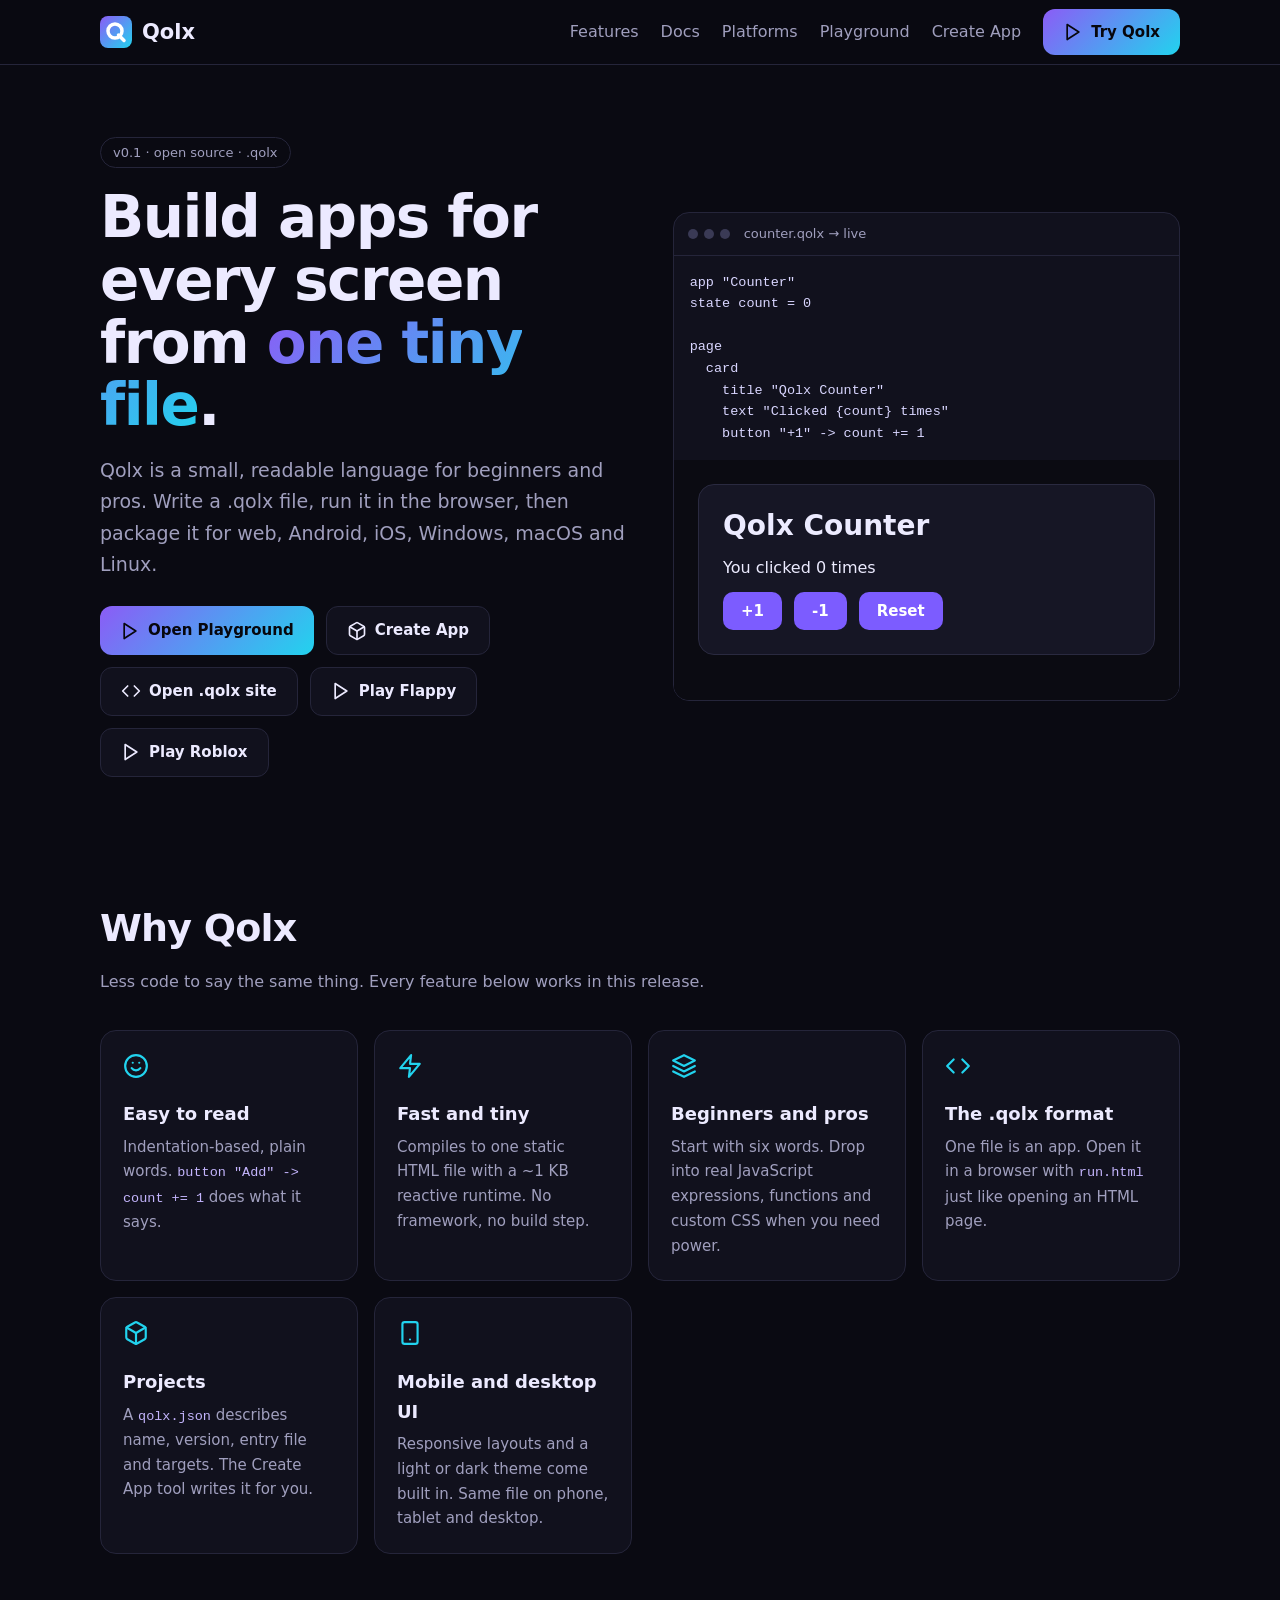
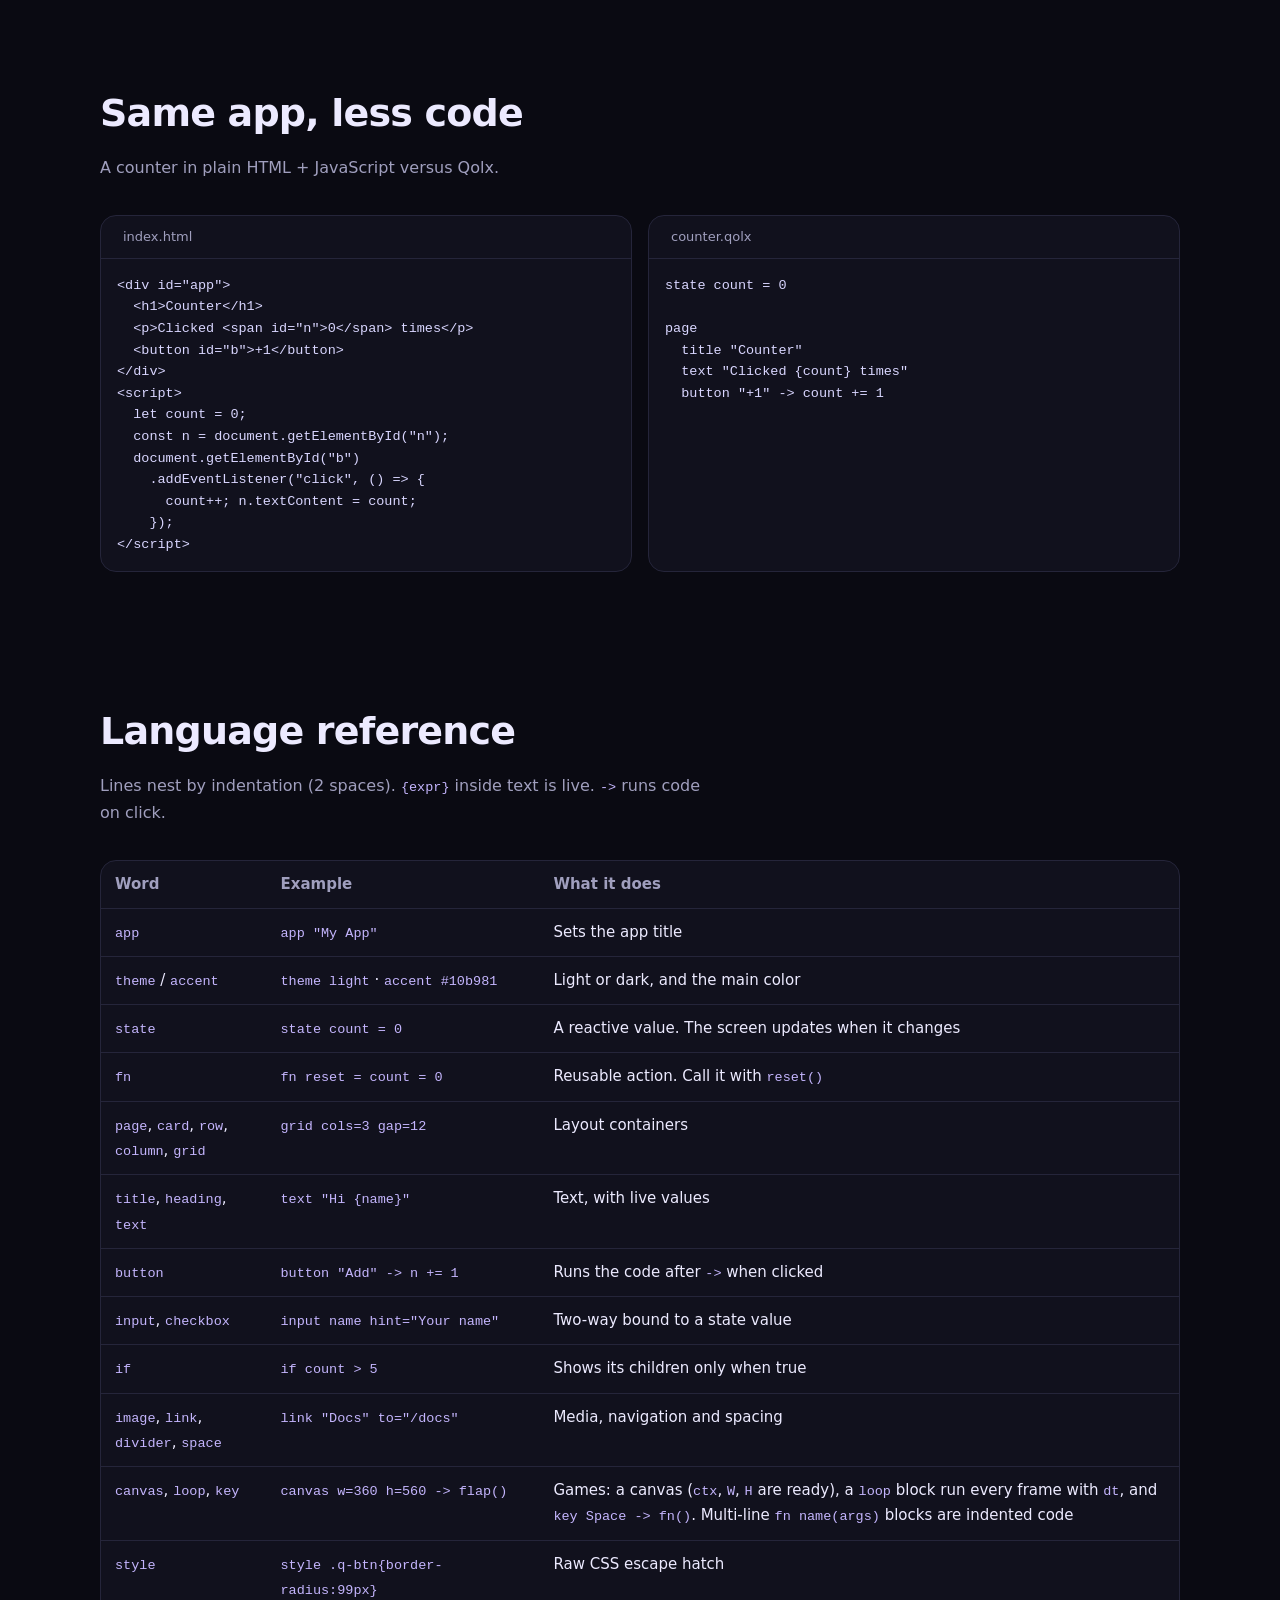
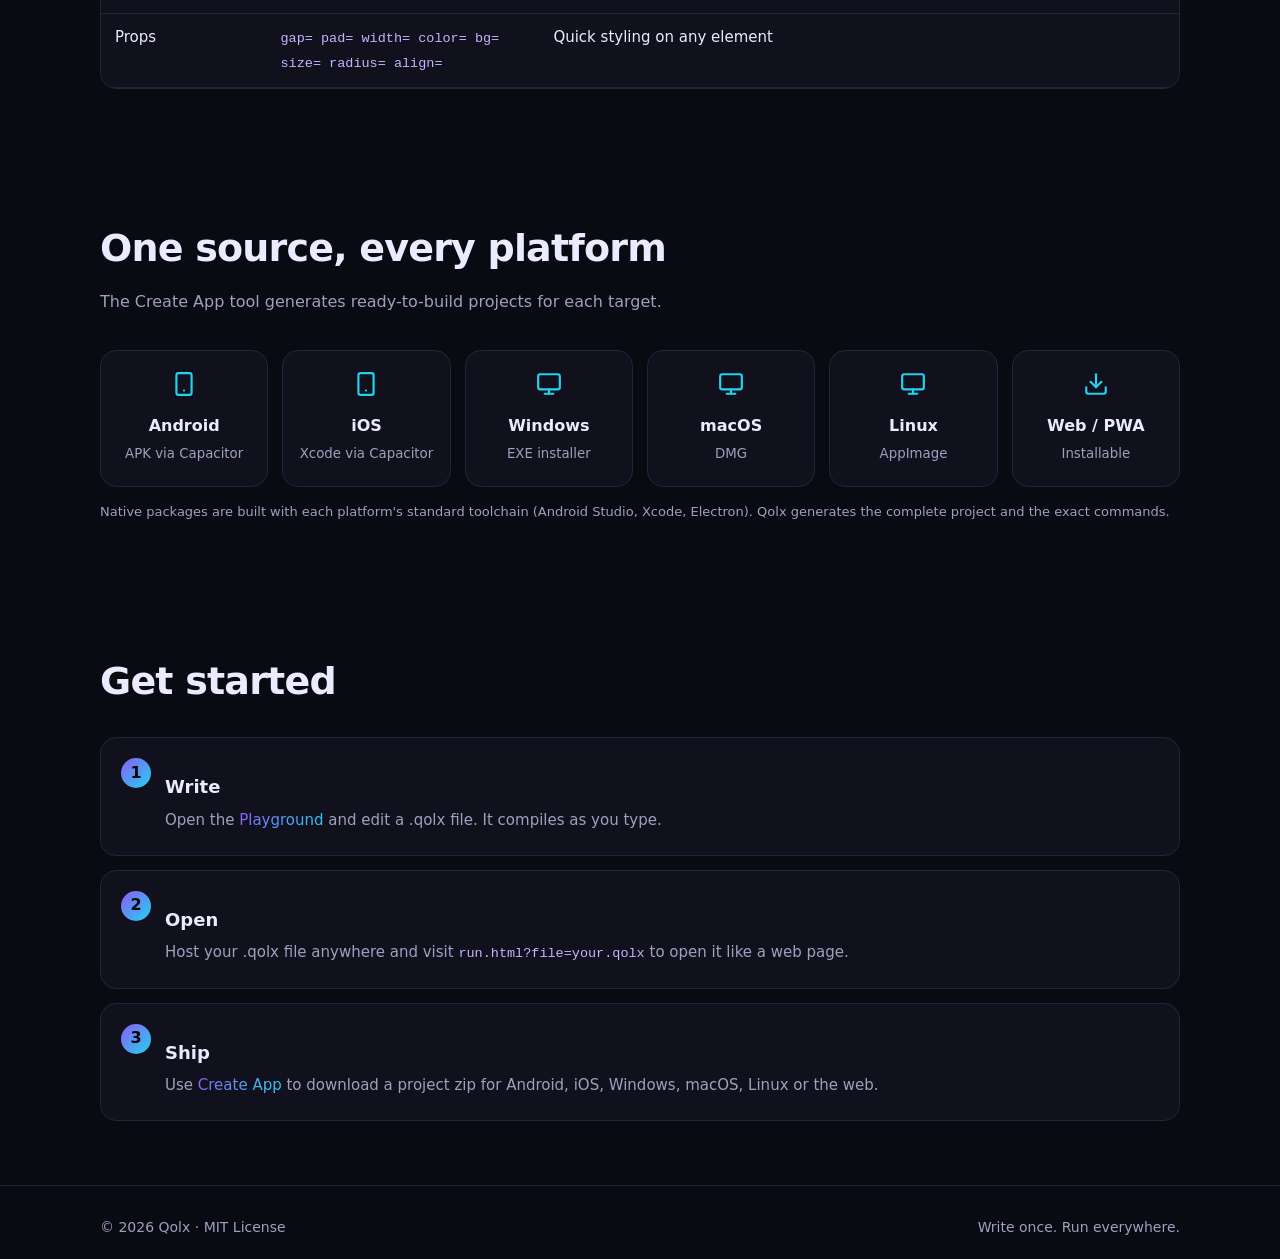
<file: index.html>
<!doctype html><html lang="en"><head><meta charset="utf-8"><meta name="viewport" content="width=device-width,initial-scale=1"><link rel="icon" href="favicon.svg"><link rel="stylesheet" href="style.css"><title>Qolx – Build apps for every screen from one tiny file</title><meta name="description" content="Qolx is a small, readable language that compiles to fast web apps and packages them for Android, iOS, Windows, macOS and Linux."></head><body>
<nav><div class="wrap nav"><a class="brand" href="index.html"><img src="logo.svg" alt="Qolx logo">Qolx</a><button class="burger" id="burger" aria-label="Menu"><i data-i="menu"></i></button><div class="links" id="links"><a href="index.html#features">Features</a><a href="index.html#docs">Docs</a><a href="index.html#platforms">Platforms</a><a href="playground.html">Playground</a><a href="build.html">Create App</a><a class="btn p" href="playground.html"><i data-i="play"></i>Try Qolx</a></div></div></nav>
<main class="wrap">
<div class="hero"><div><span class="pill">v0.1 · open source · .qolx</span><h1>Build apps for every screen from <span class="g">one tiny file</span>.</h1><p class="lead">Qolx is a small, readable language for beginners and pros. Write a .qolx file, run it in the browser, then package it for web, Android, iOS, Windows, macOS and Linux.</p><div class="cta"><a class="btn p" href="playground.html"><i data-i="play"></i>Open Playground</a><a class="btn" href="build.html"><i data-i="box"></i>Create App</a><a class="btn" href="run.html?file=hello.qolx"><i data-i="code"></i>Open .qolx site</a><a class="btn" href="run.html?file=flappy.qolx"><i data-i="play"></i>Play Flappy</a><a class="btn" href="run.html?file=roblox.qolx"><i data-i="play"></i>Play Roblox</a></div></div>
<div class="win demo"><div class="bar"><i class="d"></i><i class="d"></i><i class="d"></i><span>counter.qolx → live</span></div><pre id="hc">app "Counter"
state count = 0

page
  card
    title "Qolx Counter"
    text "Clicked {count} times"
    button "+1" -> count += 1</pre><iframe id="heroFrame" title="Live Qolx demo" sandbox="allow-scripts"></iframe></div></div>

<section id="features"><h2>Why Qolx</h2><p class="sub">Less code to say the same thing. Every feature below works in this release.</p><div class="grid">
<div class="card"><i data-i="smile"></i><h3>Easy to read</h3><p>Indentation-based, plain words. <code>button "Add" -> count += 1</code> does what it says.</p></div>
<div class="card"><i data-i="zap"></i><h3>Fast and tiny</h3><p>Compiles to one static HTML file with a ~1 KB reactive runtime. No framework, no build step.</p></div>
<div class="card"><i data-i="layers"></i><h3>Beginners and pros</h3><p>Start with six words. Drop into real JavaScript expressions, functions and custom CSS when you need power.</p></div>
<div class="card"><i data-i="code"></i><h3>The .qolx format</h3><p>One file is an app. Open it in a browser with <code>run.html</code> just like opening an HTML page.</p></div>
<div class="card"><i data-i="box"></i><h3>Projects</h3><p>A <code>qolx.json</code> describes name, version, entry file and targets. The Create App tool writes it for you.</p></div>
<div class="card"><i data-i="phone"></i><h3>Mobile and desktop UI</h3><p>Responsive layouts and a light or dark theme come built in. Same file on phone, tablet and desktop.</p></div></div></section>

<section id="compare"><h2>Same app, less code</h2><p class="sub">A counter in plain HTML + JavaScript versus Qolx.</p><div class="two">
<div class="win"><div class="bar"><span>index.html</span></div><pre>&lt;div id="app"&gt;
  &lt;h1&gt;Counter&lt;/h1&gt;
  &lt;p&gt;Clicked &lt;span id="n"&gt;0&lt;/span&gt; times&lt;/p&gt;
  &lt;button id="b"&gt;+1&lt;/button&gt;
&lt;/div&gt;
&lt;script&gt;
  let count = 0;
  const n = document.getElementById("n");
  document.getElementById("b")
    .addEventListener("click", () =&gt; {
      count++; n.textContent = count;
    });
&lt;/script&gt;</pre></div>
<div class="win"><div class="bar"><span>counter.qolx</span></div><pre>state count = 0

page
  title "Counter"
  text "Clicked {count} times"
  button "+1" -&gt; count += 1</pre></div></div></section>

<section id="docs"><h2>Language reference</h2><p class="sub">Lines nest by indentation (2 spaces). <code>{expr}</code> inside text is live. <code>-&gt;</code> runs code on click.</p><div class="win scroll"><table class="tbl"><tr><th>Word</th><th>Example</th><th>What it does</th></tr>
<tr><td><code>app</code></td><td><code>app "My App"</code></td><td>Sets the app title</td></tr>
<tr><td><code>theme</code> / <code>accent</code></td><td><code>theme light</code> · <code>accent #10b981</code></td><td>Light or dark, and the main color</td></tr>
<tr><td><code>state</code></td><td><code>state count = 0</code></td><td>A reactive value. The screen updates when it changes</td></tr>
<tr><td><code>fn</code></td><td><code>fn reset = count = 0</code></td><td>Reusable action. Call it with <code>reset()</code></td></tr>
<tr><td><code>page</code>, <code>card</code>, <code>row</code>, <code>column</code>, <code>grid</code></td><td><code>grid cols=3 gap=12</code></td><td>Layout containers</td></tr>
<tr><td><code>title</code>, <code>heading</code>, <code>text</code></td><td><code>text "Hi {name}"</code></td><td>Text, with live values</td></tr>
<tr><td><code>button</code></td><td><code>button "Add" -&gt; n += 1</code></td><td>Runs the code after <code>-&gt;</code> when clicked</td></tr>
<tr><td><code>input</code>, <code>checkbox</code></td><td><code>input name hint="Your name"</code></td><td>Two-way bound to a state value</td></tr>
<tr><td><code>if</code></td><td><code>if count &gt; 5</code></td><td>Shows its children only when true</td></tr>
<tr><td><code>image</code>, <code>link</code>, <code>divider</code>, <code>space</code></td><td><code>link "Docs" to="/docs"</code></td><td>Media, navigation and spacing</td></tr>
<tr><td><code>canvas</code>, <code>loop</code>, <code>key</code></td><td><code>canvas w=360 h=560 -&gt; flap()</code></td><td>Games: a canvas (<code>ctx</code>, <code>W</code>, <code>H</code> are ready), a <code>loop</code> block run every frame with <code>dt</code>, and <code>key Space -&gt; fn()</code>. Multi-line <code>fn name(args)</code> blocks are indented code</td></tr><tr><td><code>style</code></td><td><code>style .q-btn{border-radius:99px}</code></td><td>Raw CSS escape hatch</td></tr>
<tr><td>Props</td><td><code>gap= pad= width= color= bg= size= radius= align=</code></td><td>Quick styling on any element</td></tr></table></div></section>

<section id="platforms"><h2>One source, every platform</h2><p class="sub">The Create App tool generates ready-to-build projects for each target.</p><div class="plat">
<div class="card"><i data-i="phone"></i><b>Android</b><small>APK via Capacitor</small></div><div class="card"><i data-i="phone"></i><b>iOS</b><small>Xcode via Capacitor</small></div>
<div class="card"><i data-i="monitor"></i><b>Windows</b><small>EXE installer</small></div><div class="card"><i data-i="monitor"></i><b>macOS</b><small>DMG</small></div>
<div class="card"><i data-i="monitor"></i><b>Linux</b><small>AppImage</small></div><div class="card"><i data-i="download"></i><b>Web / PWA</b><small>Installable</small></div></div>
<p class="note">Native packages are built with each platform's standard toolchain (Android Studio, Xcode, Electron). Qolx generates the complete project and the exact commands.</p></section>

<section id="start"><h2>Get started</h2><div class="steps" style="margin-top:24px">
<div class="card"><h3>Write</h3><p>Open the <a href="playground.html" class="g">Playground</a> and edit a .qolx file. It compiles as you type.</p></div>
<div class="card"><h3>Open</h3><p>Host your .qolx file anywhere and visit <code>run.html?file=your.qolx</code> to open it like a web page.</p></div>
<div class="card"><h3>Ship</h3><p>Use <a href="build.html" class="g">Create App</a> to download a project zip for Android, iOS, Windows, macOS, Linux or the web.</p></div></div></section>
</main>
<footer><div class="wrap foot"><span>© 2026 Qolx · MIT License</span><span>Write once. Run everywhere.</span></div></footer>
<script src="icons.js"></script><script src="qolx.js"></script><script src="examples.js"></script><script src="app.js"></script></body></html>
</file>
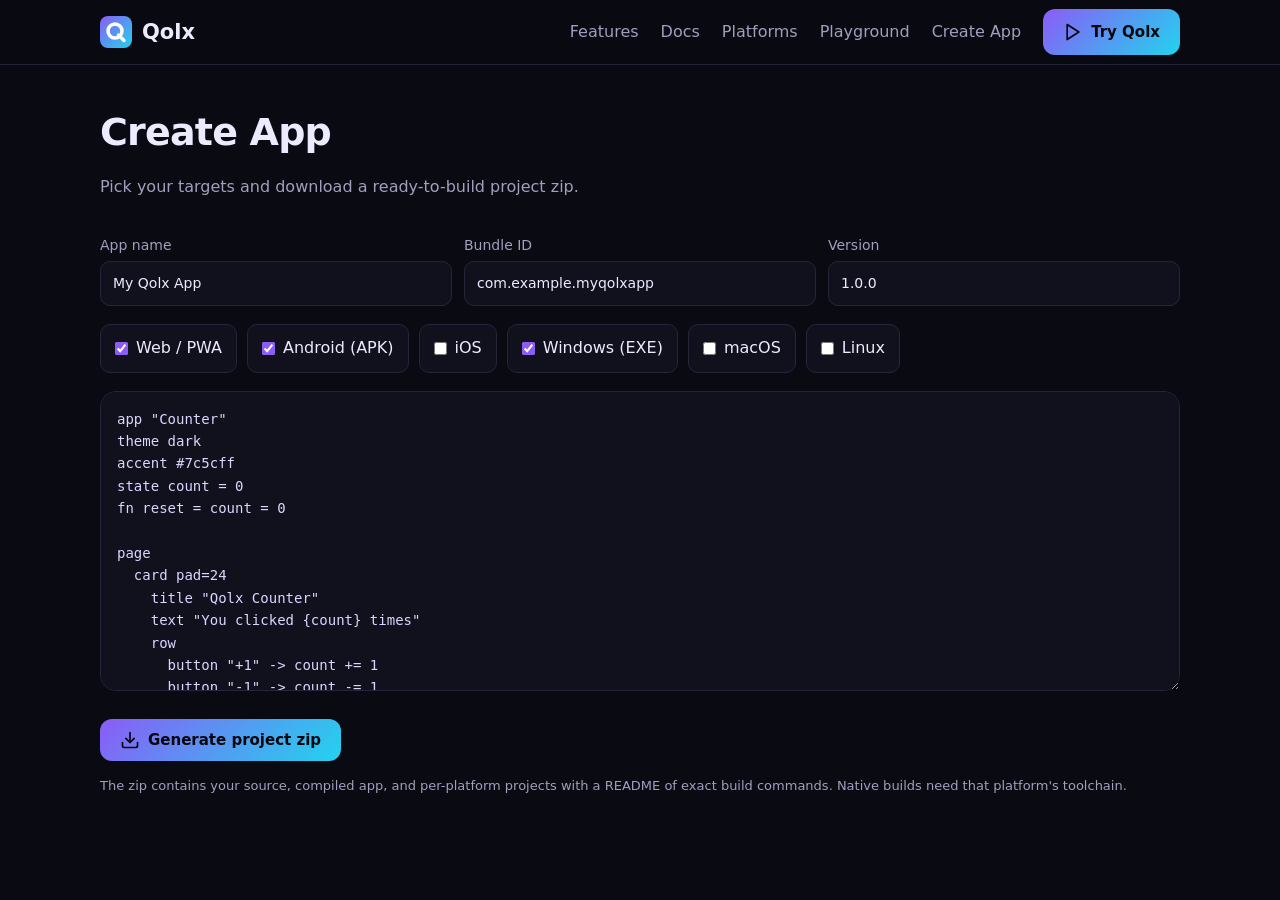
<file: build.html>
<!doctype html><html lang="en"><head><meta charset="utf-8"><meta name="viewport" content="width=device-width,initial-scale=1"><link rel="icon" href="favicon.svg"><link rel="stylesheet" href="style.css"><title>Create App – Qolx</title></head><body>
<nav><div class="wrap nav"><a class="brand" href="index.html"><img src="logo.svg" alt="Qolx logo">Qolx</a><button class="burger" id="burger" aria-label="Menu"><i data-i="menu"></i></button><div class="links" id="links"><a href="index.html#features">Features</a><a href="index.html#docs">Docs</a><a href="index.html#platforms">Platforms</a><a href="playground.html">Playground</a><a href="build.html">Create App</a><a class="btn p" href="playground.html"><i data-i="play"></i>Try Qolx</a></div></div></nav>
<main class="wrap" style="padding-bottom:40px"><h2 style="margin-top:36px">Create App</h2><p class="sub">Pick your targets and download a ready-to-build project zip.</p>
<div class="f"><label>App name<input type="text" id="name" value="My Qolx App"></label><label>Bundle ID<input type="text" id="appid" value="com.example.myqolxapp"></label><label>Version<input type="text" id="ver" value="1.0.0"></label></div>
<div class="chk"><label><input type="checkbox" name="t" value="web" checked>Web / PWA</label><label><input type="checkbox" name="t" value="android" checked>Android (APK)</label><label><input type="checkbox" name="t" value="ios">iOS</label><label><input type="checkbox" name="t" value="windows" checked>Windows (EXE)</label><label><input type="checkbox" name="t" value="mac">macOS</label><label><input type="checkbox" name="t" value="linux">Linux</label></div>
<textarea id="code" spellcheck="false" style="width:100%;height:300px;background:var(--bg2);color:#d9d6ff;border:1px solid var(--bd);border-radius:16px;padding:16px;font:14px/1.6 ui-monospace,Menlo,Consolas,monospace" aria-label="Qolx code"></textarea>
<div class="tb"><button class="btn p" id="go"><i data-i="download"></i>Generate project zip</button><span id="status"></span></div>
<p class="note">The zip contains your source, compiled app, and per-platform projects with a README of exact build commands. Native builds need that platform's toolchain.</p></main>
<script src="icons.js"></script><script src="qolx.js"></script><script src="examples.js"></script><script src="zip.js"></script><script src="app.js"></script><script src="build.js"></script></body></html>
</file>
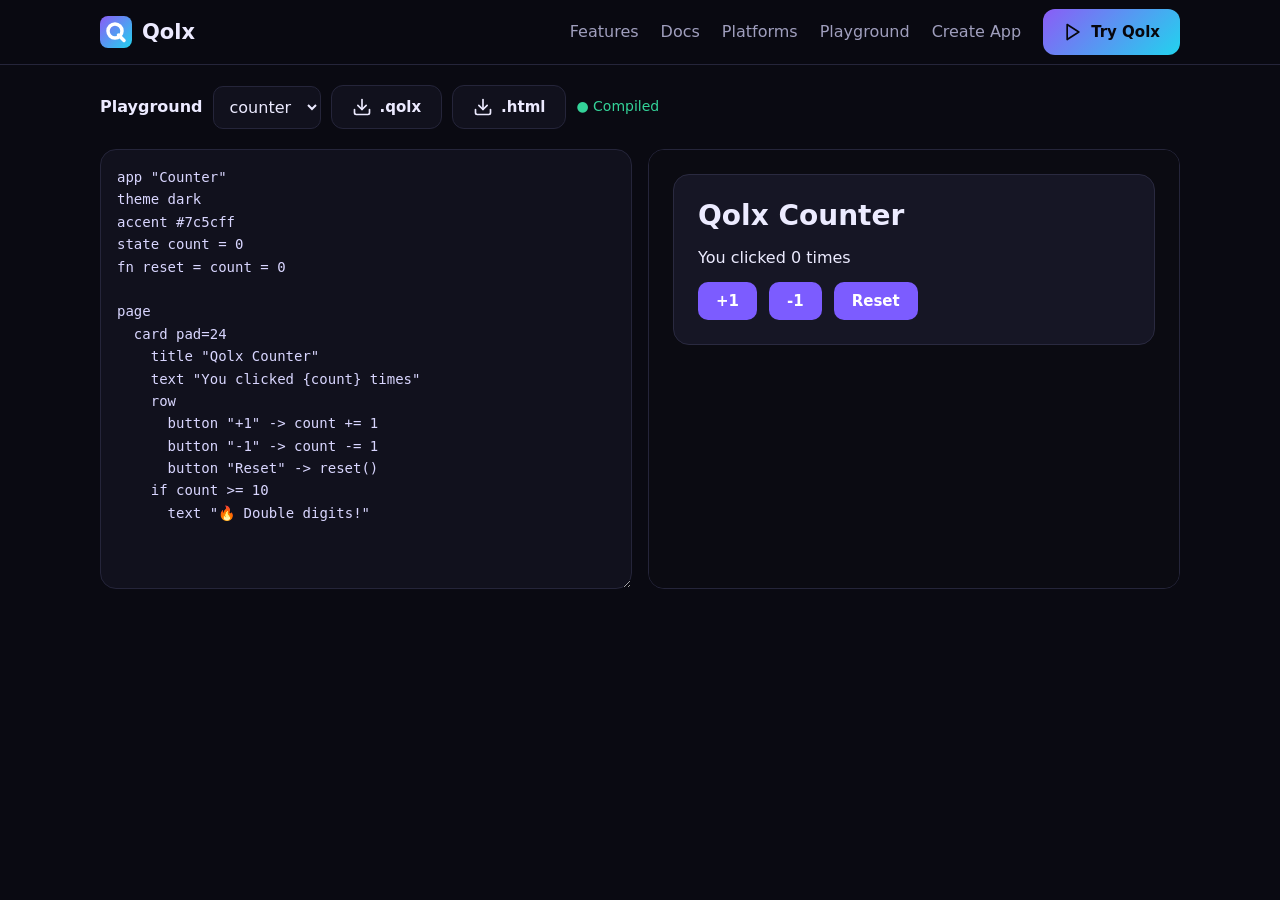
<file: playground.html>
<!doctype html><html lang="en"><head><meta charset="utf-8"><meta name="viewport" content="width=device-width,initial-scale=1"><link rel="icon" href="favicon.svg"><link rel="stylesheet" href="style.css"><title>Qolx Playground</title></head><body>
<nav><div class="wrap nav"><a class="brand" href="index.html"><img src="logo.svg" alt="Qolx logo">Qolx</a><button class="burger" id="burger" aria-label="Menu"><i data-i="menu"></i></button><div class="links" id="links"><a href="index.html#features">Features</a><a href="index.html#docs">Docs</a><a href="index.html#platforms">Platforms</a><a href="playground.html">Playground</a><a href="build.html">Create App</a><a class="btn p" href="playground.html"><i data-i="play"></i>Try Qolx</a></div></div></nav>
<main class="wrap"><div class="tb"><b>Playground</b><select id="ex" aria-label="Examples"></select><button class="btn" id="dlq"><i data-i="download"></i>.qolx</button><button class="btn" id="dlh"><i data-i="download"></i>.html</button><span id="err"></span></div>
<div class="tool"><textarea id="code" spellcheck="false" aria-label="Qolx code"></textarea><iframe id="frame" title="Preview" sandbox="allow-scripts allow-modals"></iframe></div></main>
<script src="icons.js"></script><script src="qolx.js"></script><script src="examples.js"></script><script src="app.js"></script><script src="playground.js"></script></body></html>
</file>
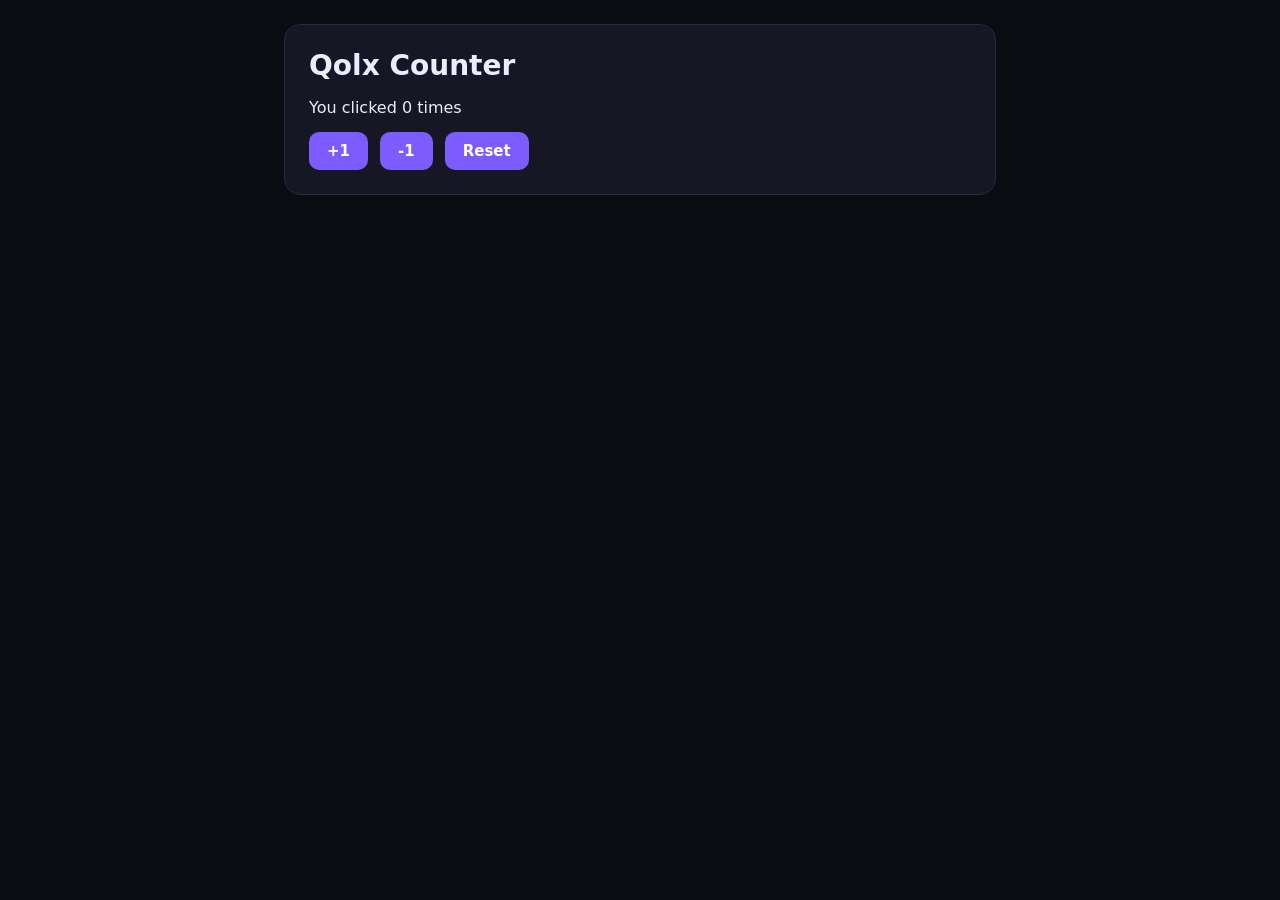
<file: run.html>
<!doctype html><html lang="en"><head><meta charset="utf-8"><meta name="viewport" content="width=device-width,initial-scale=1"><title>Qolx</title><style>body{font-family:system-ui;background:#0b0b12;color:#ecebff;padding:24px}</style></head><body><p id="m">Loading .qolx…</p>
<script src="qolx.js"></script><script>
const f=new URLSearchParams(location.search).get('file')||'hello.qolx';
fetch(f).then(r=>{if(!r.ok)throw new Error(r.status+' '+f);return r.text()}).then(s=>{const h=Qolx.compile(s);document.open();document.write(h);document.close()}).catch(e=>{document.getElementById('m').textContent='Could not open '+f+': '+e.message});
</script></body></html>
</file>
<file: style.css>
:root{--bg:#0a0a12;--bg2:#11111d;--fg:#eceaff;--mut:#a09fbe;--bd:#25253a;--a:#8b5cf6;--b:#22d3ee;--r:16px}
*{box-sizing:border-box;margin:0}html{scroll-behavior:smooth}
body{background:var(--bg);color:var(--fg);font:16px/1.65 system-ui,-apple-system,"Segoe UI",Roboto,sans-serif;overflow-x:hidden}
a{color:inherit;text-decoration:none}.wrap{max-width:1120px;margin:auto;padding:0 20px}
.ico{width:20px;height:20px;stroke:currentColor;fill:none;stroke-width:2;stroke-linecap:round;stroke-linejoin:round;flex:none}
nav{position:sticky;top:0;z-index:9;background:rgba(10,10,18,.85);backdrop-filter:blur(12px);border-bottom:1px solid var(--bd)}
.nav{display:flex;align-items:center;justify-content:space-between;height:64px}
.brand{display:flex;align-items:center;gap:10px;font-weight:800;font-size:21px}.brand img{width:32px;height:32px}
.links{display:flex;gap:22px;align-items:center;color:var(--mut)}.links a:hover{color:var(--fg)}
.burger{display:none;background:none;border:0;color:var(--fg);cursor:pointer;padding:6px}
.btn{display:inline-flex;align-items:center;gap:8px;padding:11px 20px;border-radius:12px;border:1px solid var(--bd);background:var(--bg2);color:var(--fg);font-weight:600;font-size:15px;font-family:inherit;cursor:pointer;transition:.15s}
.btn:hover{border-color:var(--a)}.btn.p{background:linear-gradient(135deg,var(--a),var(--b));border:0;color:#07070d}.btn.p:hover{filter:brightness(1.1)}
.hero{padding:72px 0 56px;display:grid;grid-template-columns:1.05fr 1fr;gap:40px;align-items:center}
.pill{display:inline-block;padding:4px 12px;border:1px solid var(--bd);border-radius:99px;color:var(--mut);font-size:13px;margin-bottom:18px}
h1{font-size:clamp(34px,5.4vw,58px);line-height:1.08;letter-spacing:-1.5px}
.g{background:linear-gradient(135deg,var(--a),var(--b));-webkit-background-clip:text;background-clip:text;color:transparent}
.lead{color:var(--mut);font-size:19px;margin:18px 0 26px;max-width:540px}.cta{display:flex;gap:12px;flex-wrap:wrap}
.win{background:var(--bg2);border:1px solid var(--bd);border-radius:var(--r);overflow:hidden}
.bar{display:flex;gap:6px;align-items:center;padding:10px 14px;border-bottom:1px solid var(--bd);color:var(--mut);font-size:13px}
.bar i.d{width:10px;height:10px;border-radius:50%;background:#3a3a55}.bar span{margin-left:8px;flex:1}
pre{font:13.5px/1.6 ui-monospace,SFMono-Regular,Menlo,Consolas,monospace;padding:16px;overflow:auto;color:#d9d6ff}
.demo iframe{width:100%;height:240px;border:0;background:#0b0b12;display:block}
section{padding:64px 0}h2{font-size:clamp(26px,3.6vw,38px);letter-spacing:-.8px;margin-bottom:10px}.sub{color:var(--mut);margin-bottom:34px;max-width:620px}
.grid{display:grid;grid-template-columns:repeat(auto-fit,minmax(250px,1fr));gap:16px}
.card{background:var(--bg2);border:1px solid var(--bd);border-radius:var(--r);padding:22px}.card h3{font-size:18px;margin:12px 0 6px}.card p{color:var(--mut);font-size:15px}
.card .ico{width:26px;height:26px;color:var(--b)}
.two{display:grid;grid-template-columns:1fr 1fr;gap:16px}
.tbl{width:100%;border-collapse:collapse;font-size:15px}.tbl td,.tbl th{text-align:left;padding:11px 14px;border-bottom:1px solid var(--bd);vertical-align:top}.tbl th{color:var(--mut);font-weight:600}.tbl code,code{font-family:ui-monospace,Menlo,Consolas,monospace;color:#c4b5fd;font-size:13.5px}
.scroll{overflow-x:auto}.plat{display:grid;grid-template-columns:repeat(auto-fit,minmax(150px,1fr));gap:14px}
.plat .card{text-align:center;padding:20px 12px}.plat .ico{margin:auto}.plat b{display:block;margin-top:8px}.plat small{color:var(--mut)}
.steps{counter-reset:s;display:grid;gap:14px}.steps .card{padding-left:64px;position:relative}.steps .card:before{counter-increment:s;content:counter(s);position:absolute;left:20px;top:20px;width:30px;height:30px;border-radius:50%;background:linear-gradient(135deg,var(--a),var(--b));color:#07070d;font-weight:800;display:grid;place-items:center}
footer{border-top:1px solid var(--bd);padding:30px 0;color:var(--mut);font-size:14px}.foot{display:flex;justify-content:space-between;flex-wrap:wrap;gap:12px}
.note{font-size:13px;color:var(--mut);margin-top:14px}
/* tools */
.tool{display:grid;grid-template-columns:1fr 1fr;gap:16px;padding:20px 0 40px}.tool textarea{width:100%;height:440px;background:var(--bg2);color:#d9d6ff;border:1px solid var(--bd);border-radius:var(--r);padding:16px;font:14px/1.6 ui-monospace,Menlo,Consolas,monospace;resize:vertical;tab-size:2}
.tool iframe{width:100%;height:440px;border:1px solid var(--bd);border-radius:var(--r);background:#0b0b12}
.tb{display:flex;gap:10px;flex-wrap:wrap;align-items:center;padding:20px 0 0}.tb select,.f input[type=text]{background:var(--bg2);color:var(--fg);border:1px solid var(--bd);border-radius:10px;padding:10px 12px;font:inherit}
.ok{color:#34d399}.bad{color:#f87171}#err,#status{font-size:14px;padding:8px 0;min-height:30px}
.f{display:grid;grid-template-columns:repeat(auto-fit,minmax(200px,1fr));gap:12px;margin:18px 0}.f label{display:grid;gap:4px;font-size:14px;color:var(--mut)}
.chk{display:flex;flex-wrap:wrap;gap:10px;margin:8px 0 18px}.chk label{display:flex;gap:8px;align-items:center;background:var(--bg2);border:1px solid var(--bd);border-radius:10px;padding:10px 14px;cursor:pointer}.chk input{accent-color:var(--a)}
@media(max-width:820px){.hero,.two,.tool{grid-template-columns:1fr}.hero{padding-top:40px}.burger{display:block}
.links{display:none;position:absolute;top:64px;left:0;right:0;flex-direction:column;align-items:stretch;background:var(--bg);border-bottom:1px solid var(--bd);padding:14px 20px;gap:14px}.links.open{display:flex}.tool textarea,.tool iframe{height:340px}}
</file>
